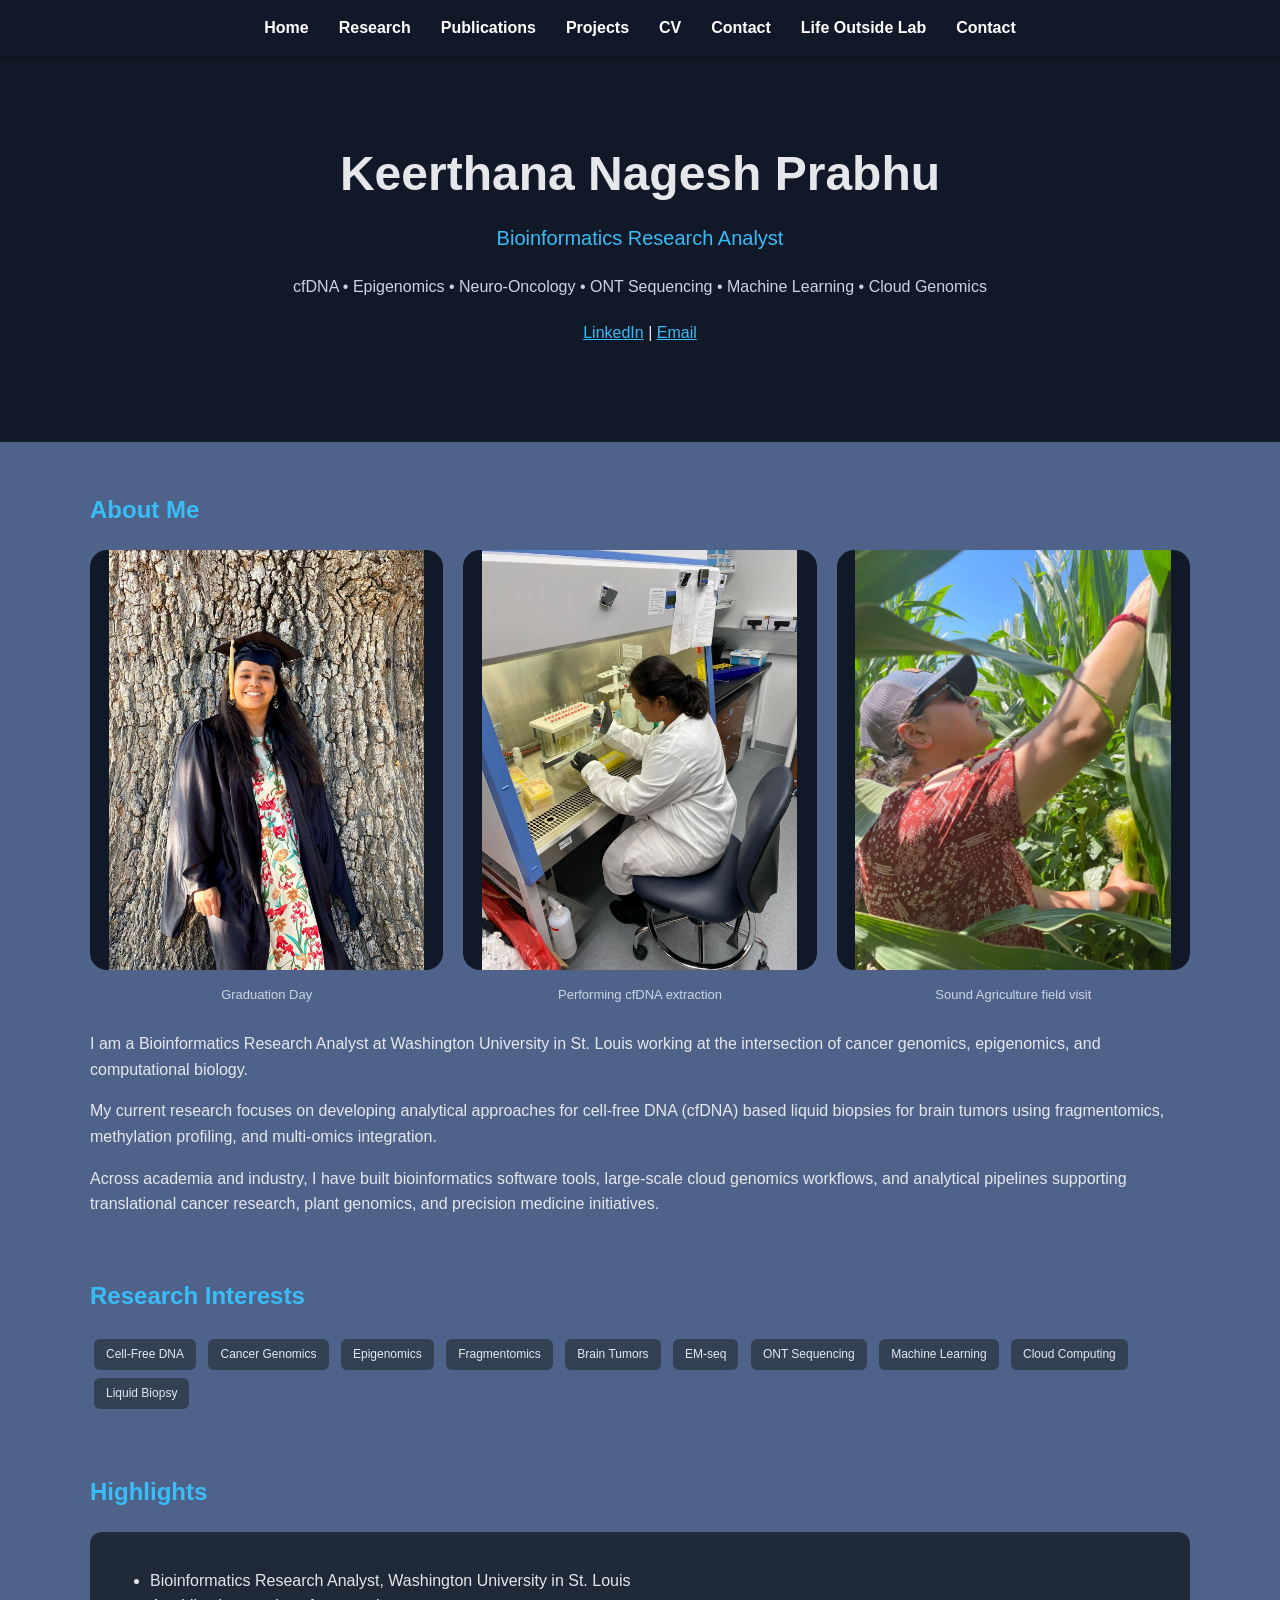
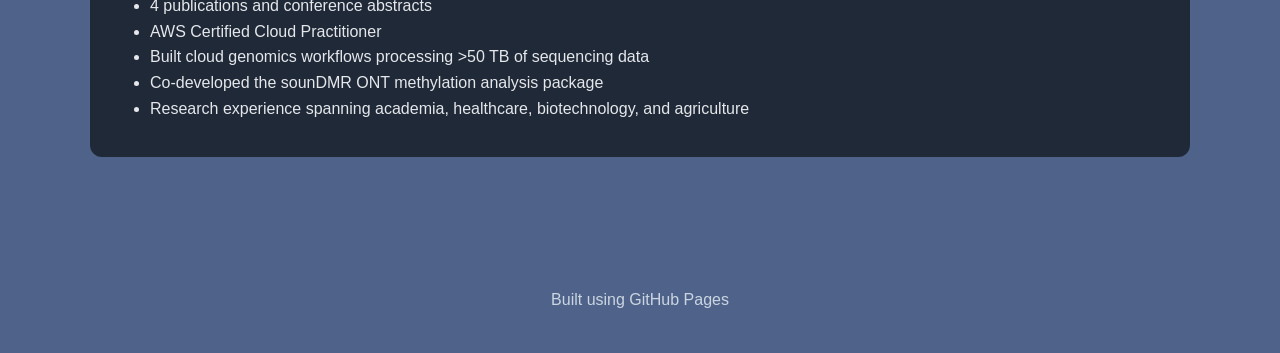
<file: index.html>
<!DOCTYPE html>
<html lang="en">

<head>
<meta charset="UTF-8">
<meta name="viewport" content="width=device-width, initial-scale=1.0">
<title>Keerthana Nagesh Prabhu | Bioinformatics</title>

<link rel="stylesheet" href="css/style.css">
</head>

<body>

<!-- ================= NAVIGATION ================= -->

<nav>
<ul>
<li><a href="index.html">Home</a></li>
<li><a href="research.html">Research</a></li>
<li><a href="publications.html">Publications</a></li>
<li><a href="projects.html">Projects</a></li>
<li><a href="cv.html">CV</a></li>
<li><a href="contact.html">Contact</a></li>
<li><a href="life.html">Life Outside Lab</a></li>
<li><a href="contact.html">Contact</a></li>
</ul>
</nav>

<!-- ================= HERO ================= -->

<header>

<h1>Keerthana Nagesh Prabhu</h1>

<div class="subtitle">
Bioinformatics Research Analyst
</div>

<div class="keywords">
cfDNA • Epigenomics • Neuro-Oncology • ONT Sequencing • Machine Learning • Cloud Genomics
</div>

<p style="margin-top:20px;">
<a href="https://www.linkedin.com/in/keerthananprabhu/" target="_blank">LinkedIn</a> |
<a href="mailto:keerthana03prabhu@gmail.com">Email</a>
</p>

</header>

<!-- ================= CONTENT ================= -->

<div class="container">

<!-- ===== ABOUT ===== -->

<div class="section">

<h2>About Me</h2>

<div class="photo-grid">

<figure>
<img src="images/grad.jpeg" alt="Graduation">
<figcaption>Graduation Day</figcaption>
</figure>

<figure>
<img src="images/lab.jpeg" alt="Lab Work">
<figcaption>Performing cfDNA extraction</figcaption>
</figure>

<figure>
<img src="images/research_sound.jpeg" alt="Field Visit">
<figcaption>Sound Agriculture field visit</figcaption>
</figure>

</div>

<p>
I am a Bioinformatics Research Analyst at Washington University in St. Louis working at the intersection of cancer genomics, epigenomics, and computational biology.
</p>

<p>
My current research focuses on developing analytical approaches for cell-free DNA (cfDNA) based liquid biopsies for brain tumors using fragmentomics, methylation profiling, and multi-omics integration.
</p>

<p>
Across academia and industry, I have built bioinformatics software tools, large-scale cloud genomics workflows, and analytical pipelines supporting translational cancer research, plant genomics, and precision medicine initiatives.
</p>

</div>

<!-- ===== RESEARCH INTERESTS ===== -->

<div class="section">

<h2>Research Interests</h2>

<span class="badge">Cell-Free DNA</span>
<span class="badge">Cancer Genomics</span>
<span class="badge">Epigenomics</span>
<span class="badge">Fragmentomics</span>
<span class="badge">Brain Tumors</span>
<span class="badge">EM-seq</span>
<span class="badge">ONT Sequencing</span>
<span class="badge">Machine Learning</span>
<span class="badge">Cloud Computing</span>
<span class="badge">Liquid Biopsy</span>

</div>

<!-- ===== HIGHLIGHTS ===== -->

<div class="section">

<h2>Highlights</h2>

<div class="card">

<ul>
<li>Bioinformatics Research Analyst, Washington University in St. Louis</li>
<li>4 publications and conference abstracts</li>
<li>AWS Certified Cloud Practitioner</li>
<li>Built cloud genomics workflows processing &gt;50 TB of sequencing data</li>
<li>Co-developed the sounDMR ONT methylation analysis package</li>
<li>Research experience spanning academia, healthcare, biotechnology, and agriculture</li>
</ul>

</div>

</div>

</div>

<footer>
Built using GitHub Pages
</footer>

</body>
</html>
</file>
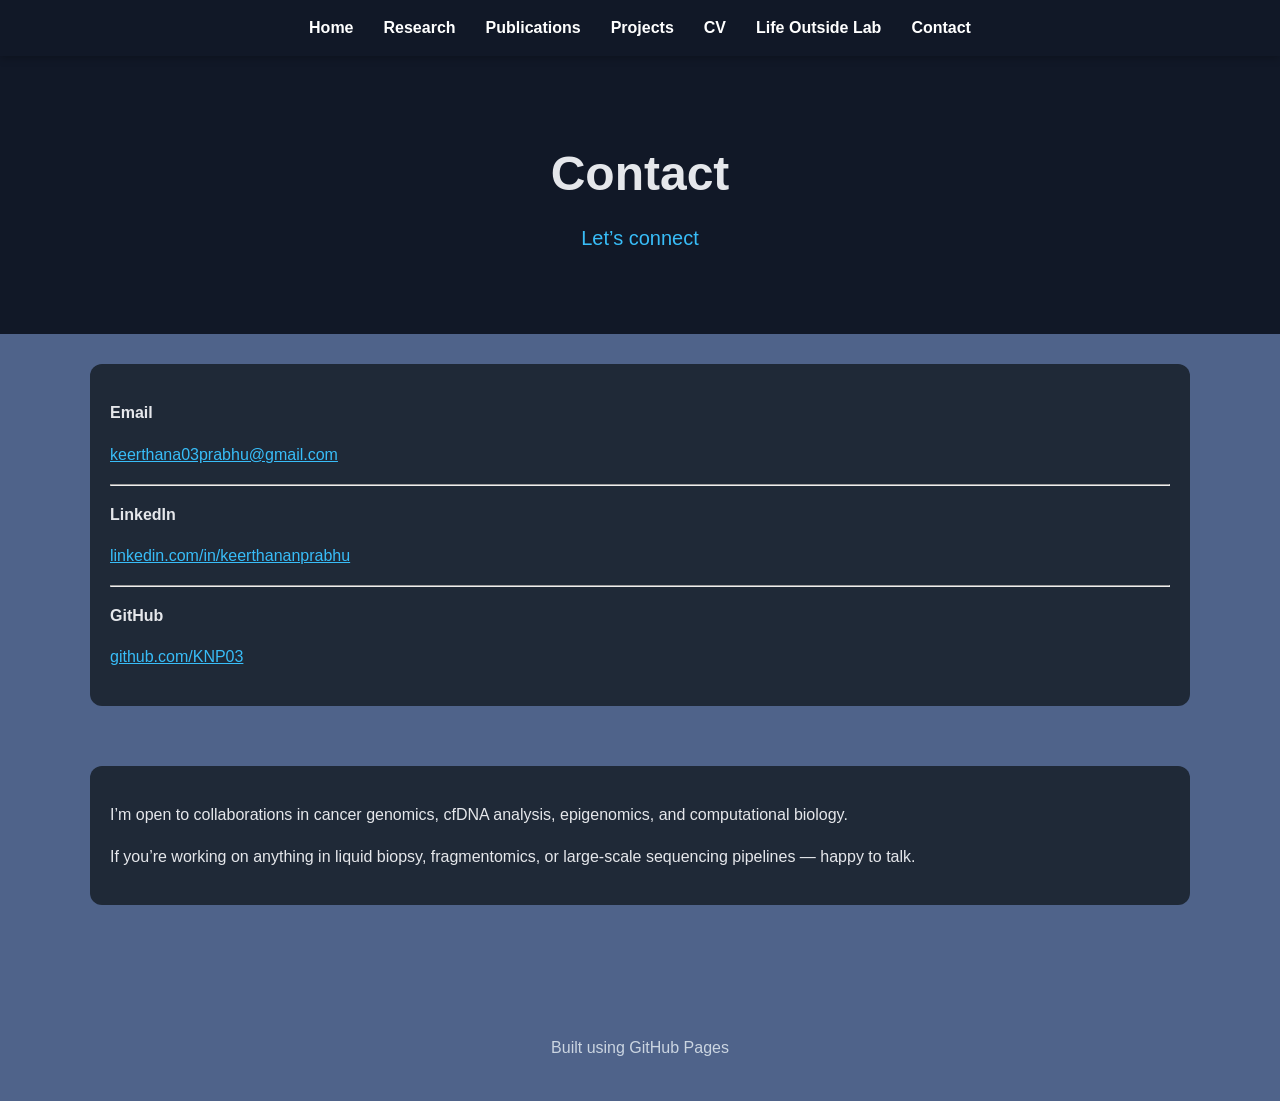
<file: contact.html>
<!DOCTYPE html>
<html lang="en">

<head>
<meta charset="UTF-8">
<meta name="viewport" content="width=device-width, initial-scale=1.0">
<title>Contact | Keerthana Nagesh Prabhu</title>

<link rel="stylesheet" href="css/style.css">
</head>

<body>

<!-- ================= NAVIGATION ================= -->

<nav>
<ul>
<li><a href="index.html">Home</a></li>
<li><a href="research.html">Research</a></li>
<li><a href="publications.html">Publications</a></li>
<li><a href="projects.html">Projects</a></li>
<li><a href="cv.html">CV</a></li>
<li><a href="life.html">Life Outside Lab</a></li>
<li><a href="contact.html">Contact</a></li>
</ul>
</nav>

<!-- ================= HEADER ================= -->

<header>

<h1>Contact</h1>

<div class="subtitle">
Let’s connect
</div>

</header>

<div class="container">

<!-- ================= CONTACT CARD ================= -->

<div class="section">

<div class="card">

<p><b>Email</b></p>
<p>
<a href="mailto:keerthana03prabhu@gmail.com">
keerthana03prabhu@gmail.com
</a>
</p>

<hr>

<p><b>LinkedIn</b></p>
<p>
<a href="https://www.linkedin.com/in/keerthananprabhu/" target="_blank">
linkedin.com/in/keerthananprabhu
</a>
</p>

<hr>

<p><b>GitHub</b></p>
<p>
<a href="https://github.com/KNP03" target="_blank">
github.com/KNP03
</a>
</p>

</div>

</div>

<!-- ================= OPTIONAL NOTE ================= -->

<div class="section">

<div class="card">

<p>
I’m open to collaborations in cancer genomics, cfDNA analysis, epigenomics, and computational biology.
</p>

<p>
If you’re working on anything in liquid biopsy, fragmentomics, or large-scale sequencing pipelines — happy to talk.
</p>

</div>

</div>

</div>

<footer>
Built using GitHub Pages
</footer>

</body>
</html>
</file>
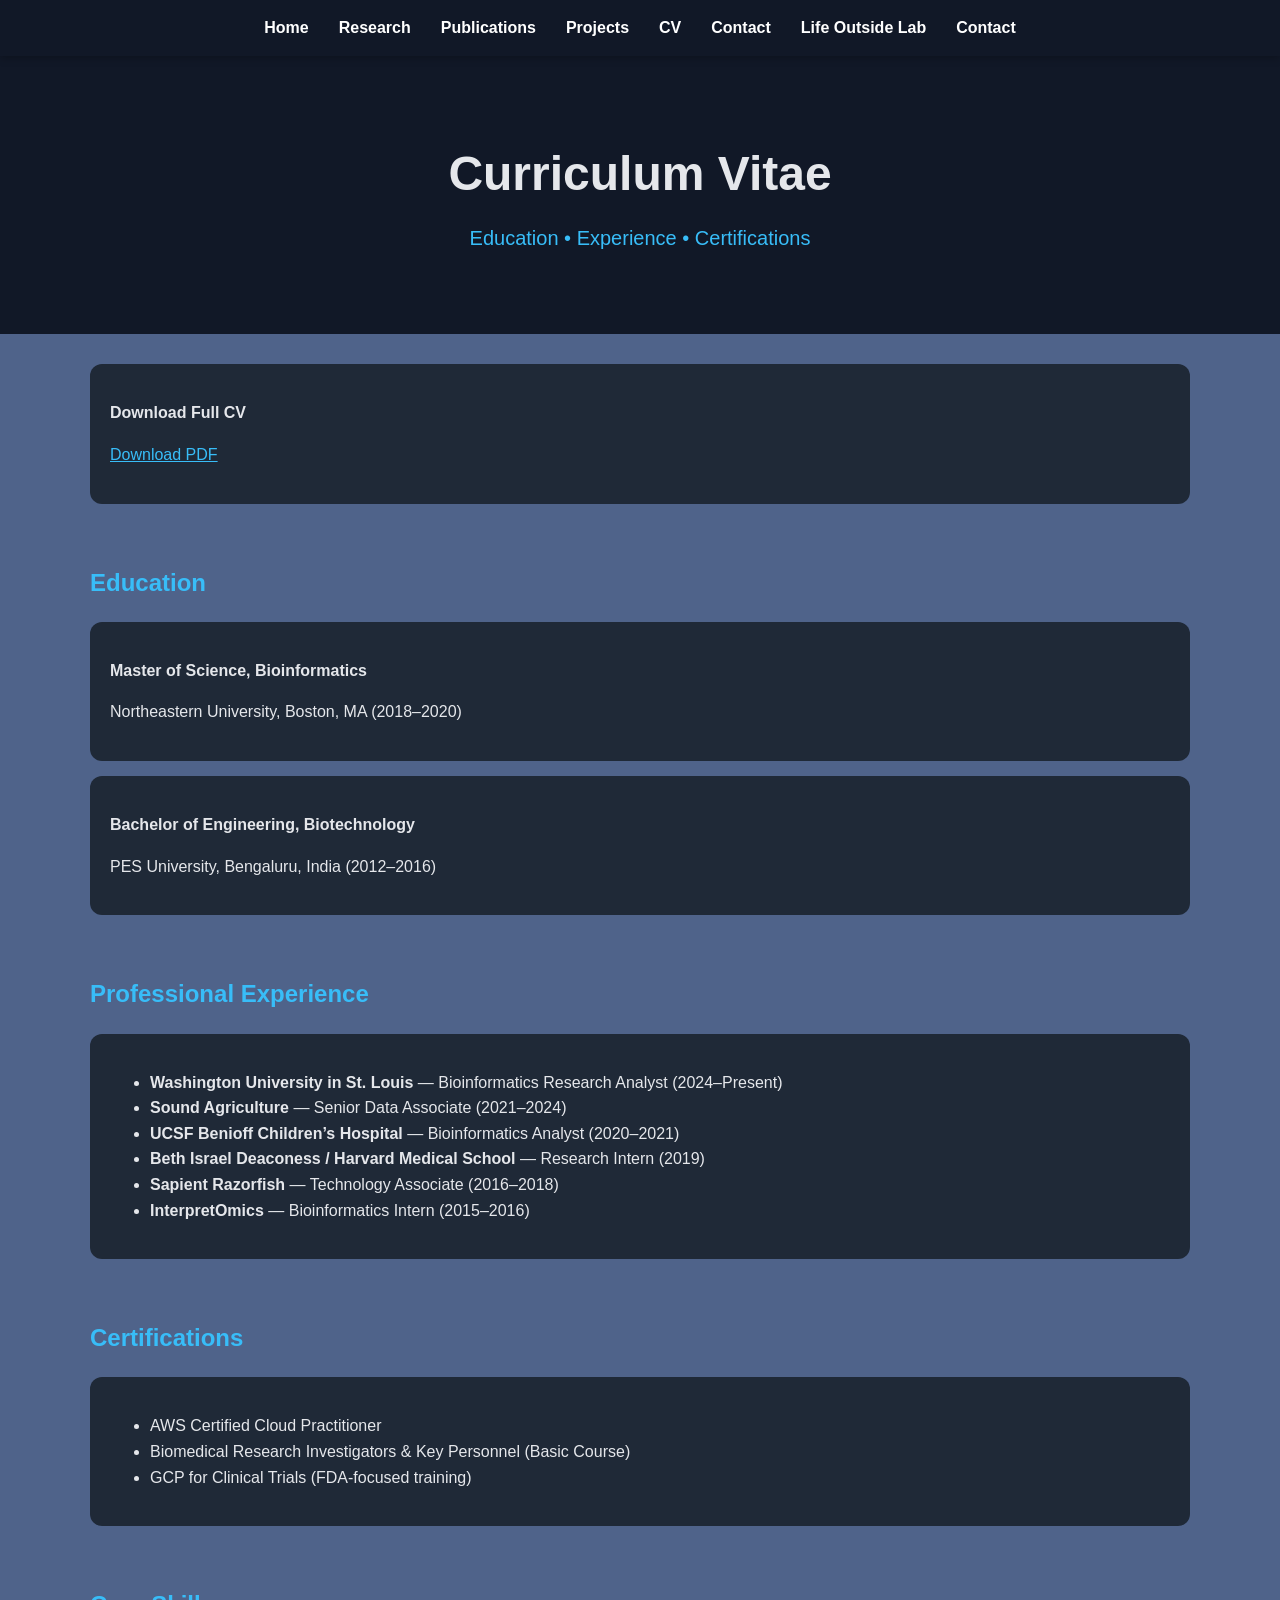
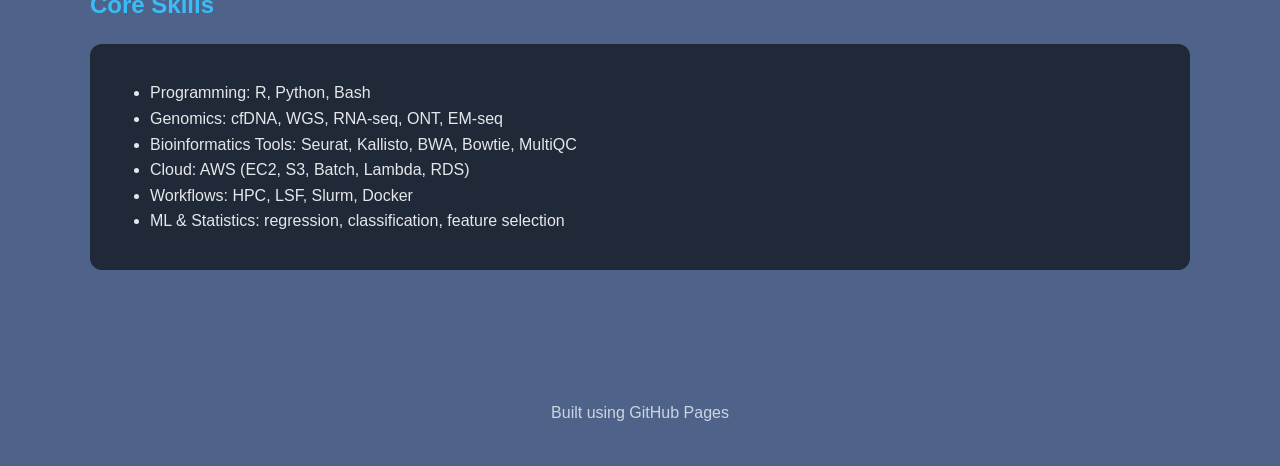
<file: cv.html>
<!DOCTYPE html>
<html lang="en">

<head>
<meta charset="UTF-8">
<meta name="viewport" content="width=device-width, initial-scale=1.0">
<title>CV | Keerthana Nagesh Prabhu</title>

<link rel="stylesheet" href="css/style.css">
</head>

<body>

<!-- ================= NAVIGATION ================= -->

<nav>
<ul>
<li><a href="index.html">Home</a></li>
<li><a href="research.html">Research</a></li>
<li><a href="publications.html">Publications</a></li>
<li><a href="projects.html">Projects</a></li>
<li><a href="cv.html">CV</a></li>
<li><a href="contact.html">Contact</a></li>
<li><a href="life.html">Life Outside Lab</a></li>
<li><a href="contact.html">Contact</a></li>
</ul>
</nav>

<!-- ================= HEADER ================= -->

<header>

<h1>Curriculum Vitae</h1>

<div class="subtitle">
Education • Experience • Certifications
</div>

</header>

<div class="container">

<!-- ================= DOWNLOAD ================= -->

<div class="section">

<div class="card">

<p>
<b>Download Full CV</b>
</p>

<p>
<a href="files/Keerthana_Prabhu_CV.pdf" target="_blank">
Download PDF
</a>
</p>

</div>

</div>

<!-- ================= EDUCATION ================= -->

<div class="section">

<h2>Education</h2>

<div class="card">

<p><b>Master of Science, Bioinformatics</b></p>
<p>Northeastern University, Boston, MA (2018–2020)</p>

</div>

<div class="card">

<p><b>Bachelor of Engineering, Biotechnology</b></p>
<p>PES University, Bengaluru, India (2012–2016)</p>

</div>

</div>

<!-- ================= EXPERIENCE SNAPSHOT ================= -->

<div class="section">

<h2>Professional Experience</h2>

<div class="card">

<ul>
<li><b>Washington University in St. Louis</b> — Bioinformatics Research Analyst (2024–Present)</li>
<li><b>Sound Agriculture</b> — Senior Data Associate (2021–2024)</li>
<li><b>UCSF Benioff Children’s Hospital</b> — Bioinformatics Analyst (2020–2021)</li>
<li><b>Beth Israel Deaconess / Harvard Medical School</b> — Research Intern (2019)</li>
<li><b>Sapient Razorfish</b> — Technology Associate (2016–2018)</li>
<li><b>InterpretOmics</b> — Bioinformatics Intern (2015–2016)</li>
</ul>

</div>

</div>

<!-- ================= CERTIFICATIONS ================= -->

<div class="section">

<h2>Certifications</h2>

<div class="card">

<ul>
<li>AWS Certified Cloud Practitioner</li>
<li>Biomedical Research Investigators & Key Personnel (Basic Course)</li>
<li>GCP for Clinical Trials (FDA-focused training)</li>
</ul>

</div>

</div>

<!-- ================= SKILLS SNAPSHOT ================= -->

<div class="section">

<h2>Core Skills</h2>

<div class="card">

<ul>
<li>Programming: R, Python, Bash</li>
<li>Genomics: cfDNA, WGS, RNA-seq, ONT, EM-seq</li>
<li>Bioinformatics Tools: Seurat, Kallisto, BWA, Bowtie, MultiQC</li>
<li>Cloud: AWS (EC2, S3, Batch, Lambda, RDS)</li>
<li>Workflows: HPC, LSF, Slurm, Docker</li>
<li>ML & Statistics: regression, classification, feature selection</li>
</ul>

</div>

</div>

</div>

<footer>
Built using GitHub Pages
</footer>

</body>
</html>
</file>
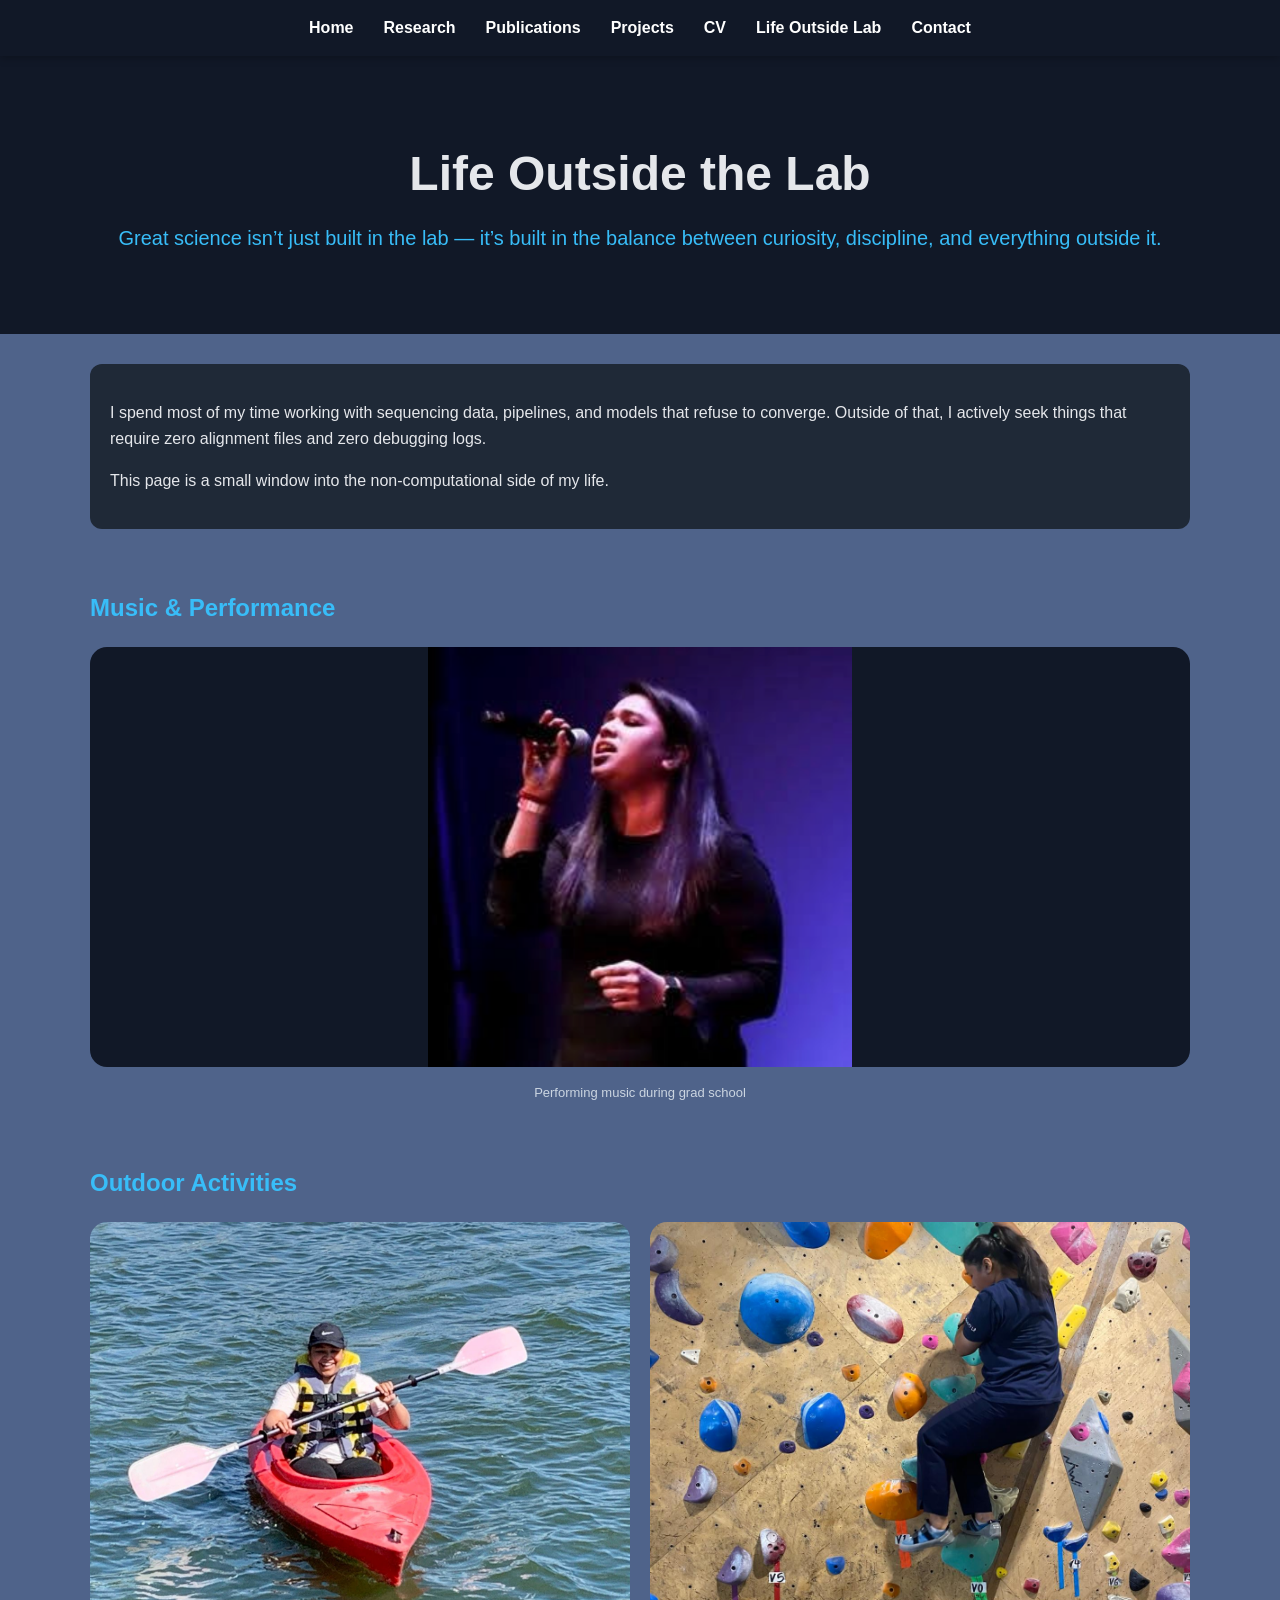
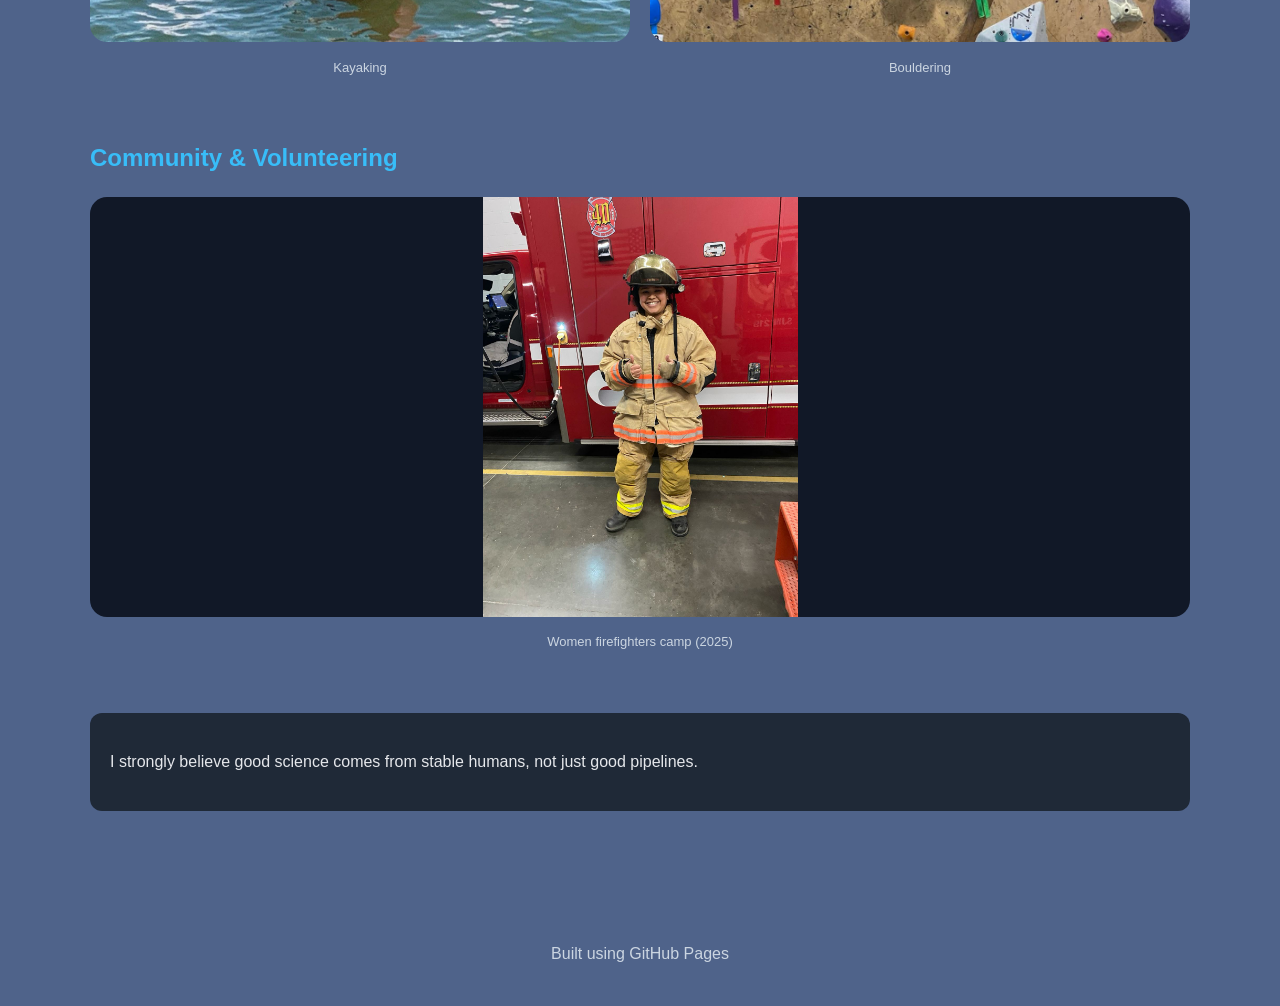
<file: life.html>
<!DOCTYPE html>
<html lang="en">

<head>
<meta charset="UTF-8">
<meta name="viewport" content="width=device-width, initial-scale=1.0">
<title>Life Outside the Lab | Keerthana Nagesh Prabhu</title>

<link rel="stylesheet" href="css/style.css">
</head>

<body>

<!-- ================= NAVIGATION ================= -->

<nav>
<ul>
<li><a href="index.html">Home</a></li>
<li><a href="research.html">Research</a></li>
<li><a href="publications.html">Publications</a></li>
<li><a href="projects.html">Projects</a></li>
<li><a href="cv.html">CV</a></li>
<li><a href="life.html">Life Outside Lab</a></li>
<li><a href="contact.html">Contact</a></li>
</ul>
</nav>

<!-- ================= HEADER ================= -->

<header>

<h1>Life Outside the Lab</h1>

<div class="subtitle">
    Great science isn’t just built in the lab — it’s built in the balance between curiosity, discipline, and everything outside it.
</div>

</header>

<div class="container">

<!-- ================= INTRO ================= -->

<div class="section">

<div class="card">

<p>
I spend most of my time working with sequencing data, pipelines, and models that refuse to converge. 
Outside of that, I actively seek things that require zero alignment files and zero debugging logs.
</p>

<p>
This page is a small window into the non-computational side of my life.
</p>

</div>

</div>

<!-- ================= GRID 1 ================= -->

<div class="section">

<h2>Music & Performance</h2>

<div class="photo-grid indimg">

<figure>
<img src="images/sing.jpeg" alt="Singing">
<figcaption>Performing music during grad school</figcaption>
</figure>

</div>

</div>

<!-- ================= GRID 2 ================= -->

<div class="section">

<h2>Outdoor Activities</h2>

<div class="photo-grid life-grid">

<figure>
<img src="images/kayak2.jpeg" alt="Kayaking">
<figcaption>Kayaking</figcaption>
</figure>

<figure>
<img src="images/climb.jpeg" alt="Bouldering">
<figcaption>Bouldering</figcaption>
</figure>

</div>

</div>

<!-- ================= GRID 3 ================= -->

<div class="section">

<h2>Community & Volunteering</h2>

<div class="photo-grid indimg">

<figure>
<img src="images/firefightng.jpeg" alt="Firefighting camp">
<figcaption>Women firefighters camp (2025)</figcaption>
</figure>

</div>

</div>

<!-- ================= FOOTNOTE ================= -->

<div class="section">

<div class="card">

<p>
I strongly believe good science comes from stable humans, not just good pipelines.
</p>

</div>

</div>

</div>

<footer>
Built using GitHub Pages
</footer>

</body>
</html>
</file>
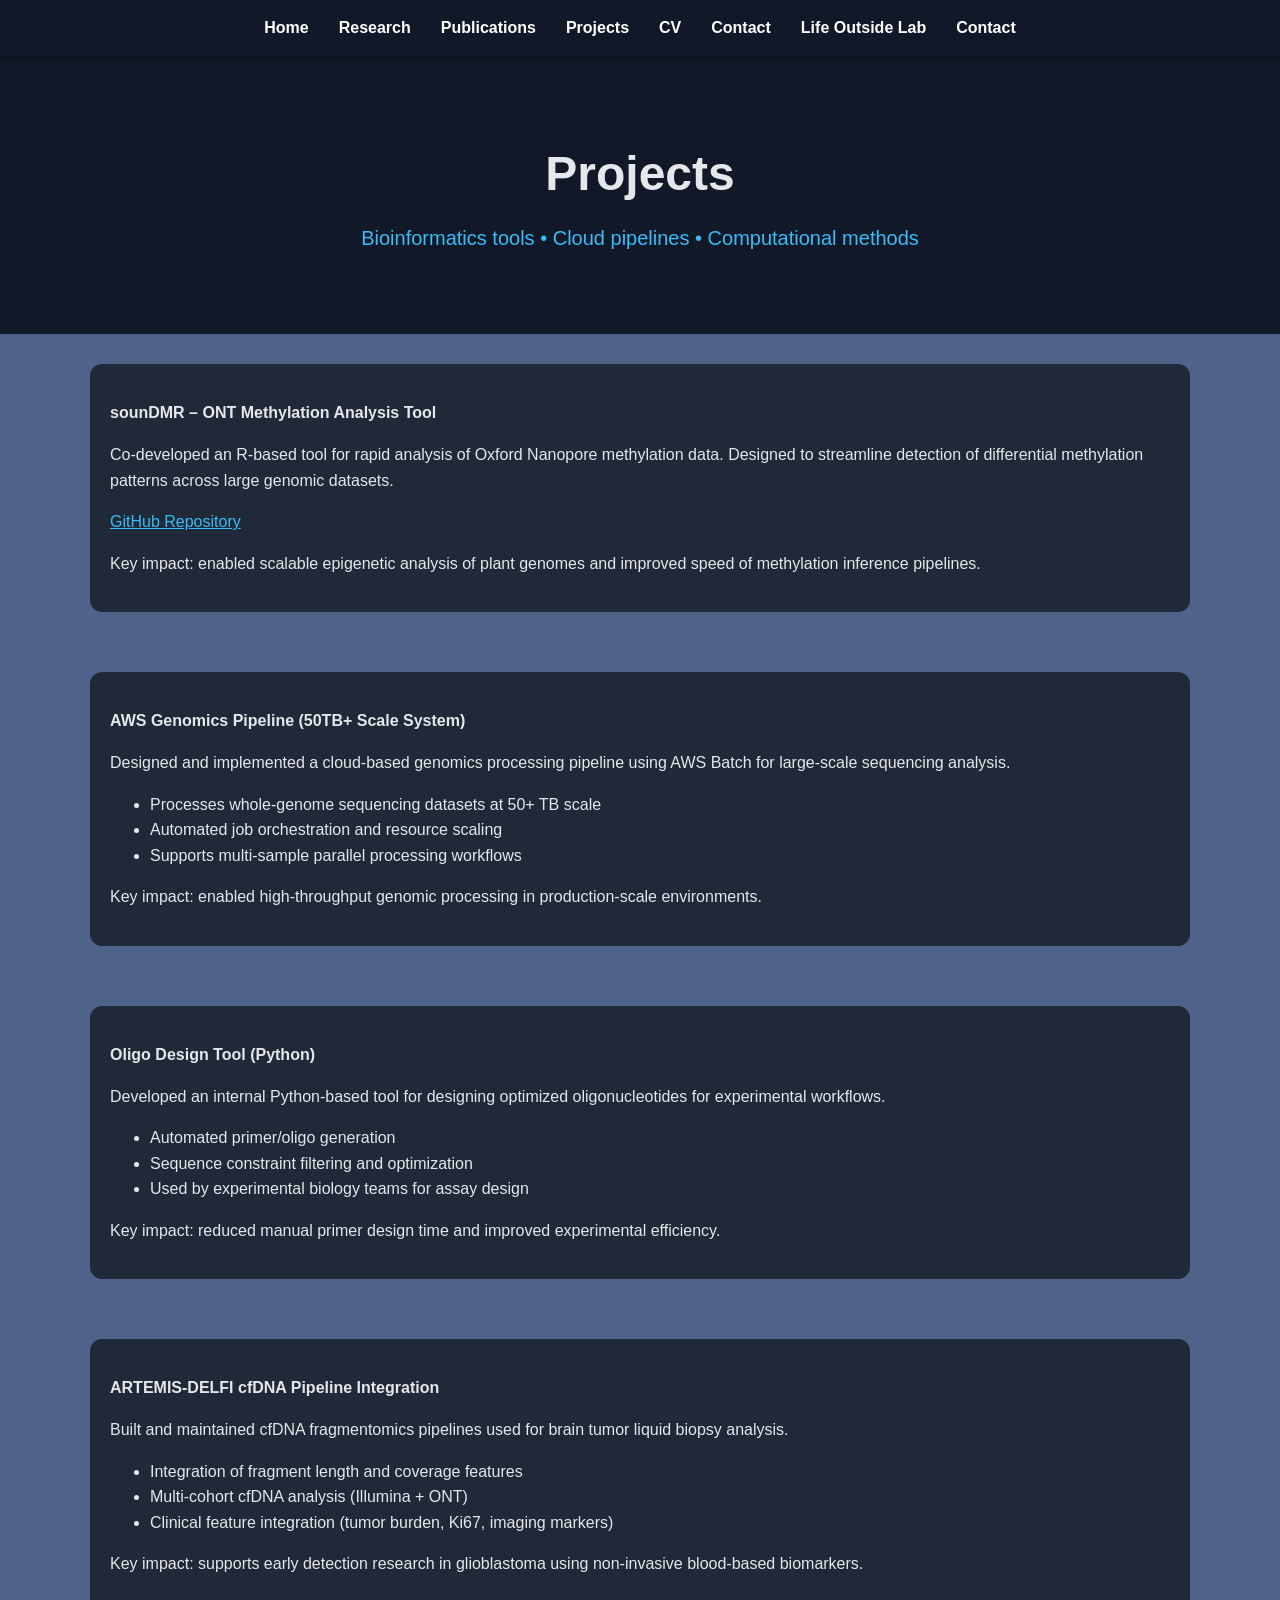
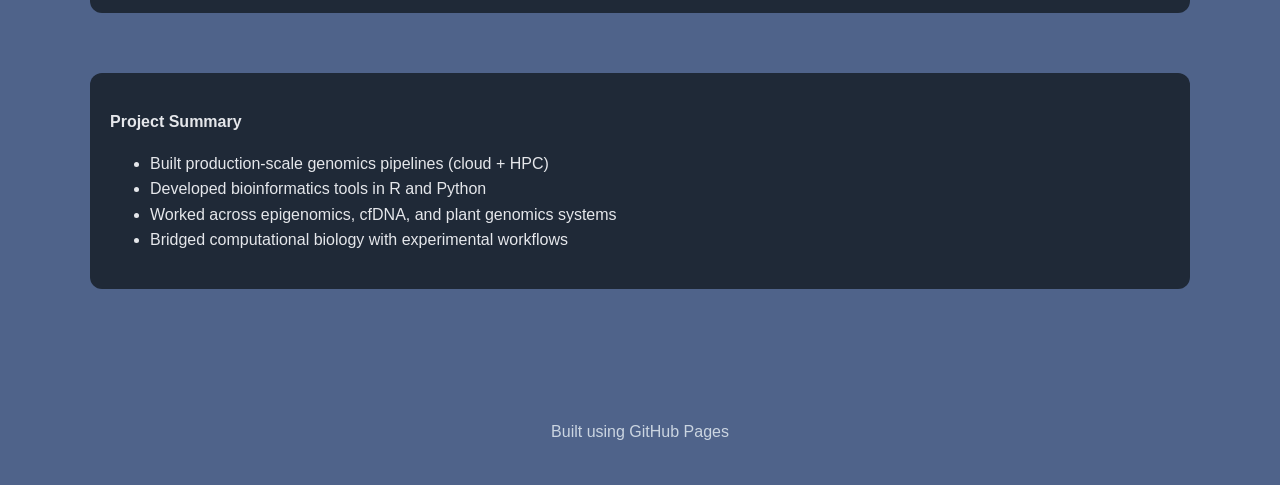
<file: projects.html>
<!DOCTYPE html>
<html lang="en">

<head>
<meta charset="UTF-8">
<meta name="viewport" content="width=device-width, initial-scale=1.0">
<title>Projects | Keerthana Nagesh Prabhu</title>

<link rel="stylesheet" href="css/style.css">
</head>

<body>

<!-- ================= NAVIGATION ================= -->

<nav>
<ul>
<li><a href="index.html">Home</a></li>
<li><a href="research.html">Research</a></li>
<li><a href="publications.html">Publications</a></li>
<li><a href="projects.html">Projects</a></li>
<li><a href="cv.html">CV</a></li>
<li><a href="contact.html">Contact</a></li>
<li><a href="life.html">Life Outside Lab</a></li>
<li><a href="contact.html">Contact</a></li>
</ul>
</nav>

<!-- ================= HEADER ================= -->

<header>

<h1>Projects</h1>

<div class="subtitle">
Bioinformatics tools • Cloud pipelines • Computational methods
</div>

</header>

<div class="container">

<!-- ================= PROJECT 1 ================= -->

<div class="section">

<div class="card">

<p><b>sounDMR – ONT Methylation Analysis Tool</b></p>

<p>
Co-developed an R-based tool for rapid analysis of Oxford Nanopore methylation data.
Designed to streamline detection of differential methylation patterns across large genomic datasets.
</p>

<p>
<a href="https://github.com/SoundAg/sounDMR" target="_blank">
GitHub Repository
</a>
</p>

<p>
Key impact: enabled scalable epigenetic analysis of plant genomes and improved speed of methylation inference pipelines.
</p>

</div>

</div>

<!-- ================= PROJECT 2 ================= -->

<div class="section">

<div class="card">

<p><b>AWS Genomics Pipeline (50TB+ Scale System)</b></p>

<p>
Designed and implemented a cloud-based genomics processing pipeline using AWS Batch for large-scale sequencing analysis.
</p>

<ul>
<li>Processes whole-genome sequencing datasets at 50+ TB scale</li>
<li>Automated job orchestration and resource scaling</li>
<li>Supports multi-sample parallel processing workflows</li>
</ul>

<p>
Key impact: enabled high-throughput genomic processing in production-scale environments.
</p>

</div>

</div>

<!-- ================= PROJECT 3 ================= -->

<div class="section">

<div class="card">

<p><b>Oligo Design Tool (Python)</b></p>

<p>
Developed an internal Python-based tool for designing optimized oligonucleotides for experimental workflows.
</p>

<ul>
<li>Automated primer/oligo generation</li>
<li>Sequence constraint filtering and optimization</li>
<li>Used by experimental biology teams for assay design</li>
</ul>

<p>
Key impact: reduced manual primer design time and improved experimental efficiency.
</p>

</div>

</div>

<!-- ================= PROJECT 4 ================= -->

<div class="section">

<div class="card">

<p><b>ARTEMIS-DELFI cfDNA Pipeline Integration</b></p>

<p>
Built and maintained cfDNA fragmentomics pipelines used for brain tumor liquid biopsy analysis.
</p>

<ul>
<li>Integration of fragment length and coverage features</li>
<li>Multi-cohort cfDNA analysis (Illumina + ONT)</li>
<li>Clinical feature integration (tumor burden, Ki67, imaging markers)</li>
</ul>

<p>
Key impact: supports early detection research in glioblastoma using non-invasive blood-based biomarkers.
</p>

</div>

</div>

<!-- ================= SUMMARY ================= -->

<div class="section">

<div class="card">

<p><b>Project Summary</b></p>

<ul>
<li>Built production-scale genomics pipelines (cloud + HPC)</li>
<li>Developed bioinformatics tools in R and Python</li>
<li>Worked across epigenomics, cfDNA, and plant genomics systems</li>
<li>Bridged computational biology with experimental workflows</li>
</ul>

</div>

</div>

</div>

<footer>
Built using GitHub Pages
</footer>

</body>
</html>
</file>
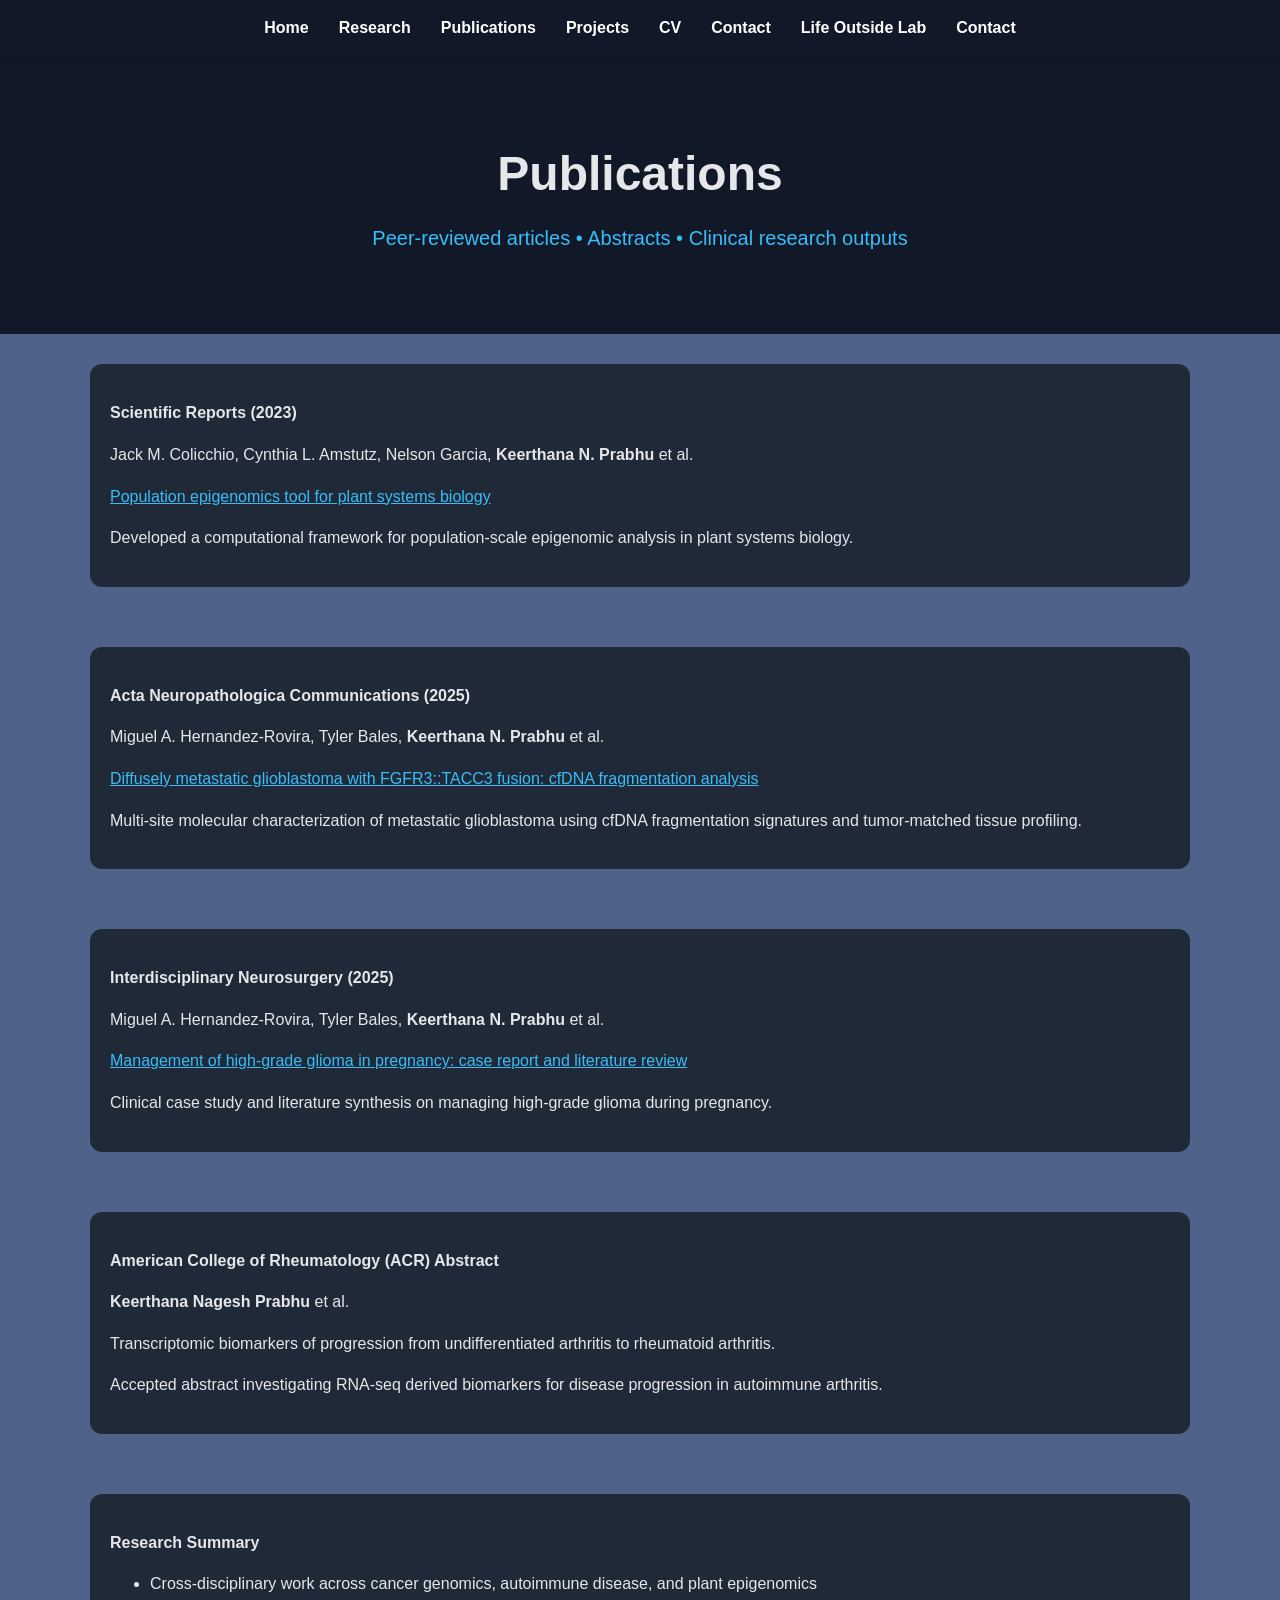
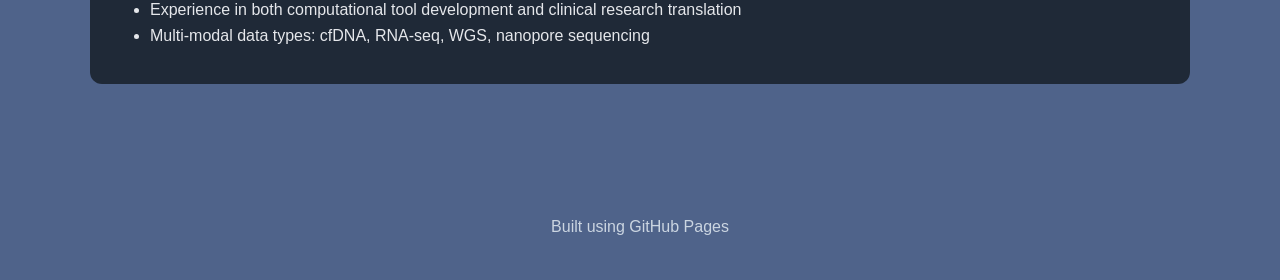
<file: publications.html>
<!DOCTYPE html>
<html lang="en">

<head>
<meta charset="UTF-8">
<meta name="viewport" content="width=device-width, initial-scale=1.0">
<title>Publications | Keerthana Nagesh Prabhu</title>

<link rel="stylesheet" href="css/style.css">
</head>

<body>

<!-- ================= NAVIGATION ================= -->

<nav>
<ul>
<li><a href="index.html">Home</a></li>
<li><a href="research.html">Research</a></li>
<li><a href="publications.html">Publications</a></li>
<li><a href="projects.html">Projects</a></li>
<li><a href="cv.html">CV</a></li>
<li><a href="contact.html">Contact</a></li>
<li><a href="life.html">Life Outside Lab</a></li>
<li><a href="contact.html">Contact</a></li>
</ul>
</nav>

<!-- ================= HEADER ================= -->

<header>

<h1>Publications</h1>

<div class="subtitle">
Peer-reviewed articles • Abstracts • Clinical research outputs
</div>

</header>

<div class="container">

<!-- ================= PUBLICATION 1 ================= -->

<div class="section">

<div class="card">

<p>
<b>Scientific Reports (2023)</b>
</p>

<p>
Jack M. Colicchio, Cynthia L. Amstutz, Nelson Garcia, <b>Keerthana N. Prabhu</b> et al.
</p>

<p>
<a href="https://www.nature.com/articles/s41598-023-38356-7" target="_blank">
Population epigenomics tool for plant systems biology
</a>
</p>

<p>
Developed a computational framework for population-scale epigenomic analysis in plant systems biology.
</p>

</div>

</div>

<!-- ================= PUBLICATION 2 ================= -->

<div class="section">

<div class="card">

<p>
<b>Acta Neuropathologica Communications (2025)</b>
</p>

<p>
Miguel A. Hernandez-Rovira, Tyler Bales, <b>Keerthana N. Prabhu</b> et al.
</p>

<p>
<a href="https://pubmed.ncbi.nlm.nih.gov/41185057/" target="_blank">
Diffusely metastatic glioblastoma with FGFR3::TACC3 fusion: cfDNA fragmentation analysis
</a>
</p>

<p>
Multi-site molecular characterization of metastatic glioblastoma using cfDNA fragmentation signatures and tumor-matched tissue profiling.
</p>

</div>

</div>

<!-- ================= PUBLICATION 3 ================= -->

<div class="section">

<div class="card">

<p>
<b>Interdisciplinary Neurosurgery (2025)</b>
</p>

<p>
Miguel A. Hernandez-Rovira, Tyler Bales, <b>Keerthana N. Prabhu</b> et al.
</p>

<p>
<a href="https://www.sciencedirect.com/science/article/pii/S2214751925001574" target="_blank">
Management of high-grade glioma in pregnancy: case report and literature review
</a>
</p>

<p>
Clinical case study and literature synthesis on managing high-grade glioma during pregnancy.
</p>

</div>

</div>

<!-- ================= ABSTRACT ================= -->

<div class="section">

<div class="card">

<p>
<b>American College of Rheumatology (ACR) Abstract</b>
</p>

<p>
<b>Keerthana Nagesh Prabhu</b> et al.
</p>

<p>
Transcriptomic biomarkers of progression from undifferentiated arthritis to rheumatoid arthritis.
</p>

<p>
Accepted abstract investigating RNA-seq derived biomarkers for disease progression in autoimmune arthritis.
</p>

</div>

</div>

<!-- ================= IMPACT NOTE ================= -->

<div class="section">

<div class="card">

<p>
<b>Research Summary</b>
</p>

<ul>
<li>Cross-disciplinary work across cancer genomics, autoimmune disease, and plant epigenomics</li>
<li>Experience in both computational tool development and clinical research translation</li>
<li>Multi-modal data types: cfDNA, RNA-seq, WGS, nanopore sequencing</li>
</ul>

</div>

</div>

</div>

<footer>
Built using GitHub Pages
</footer>

</body>
</html>
</file>
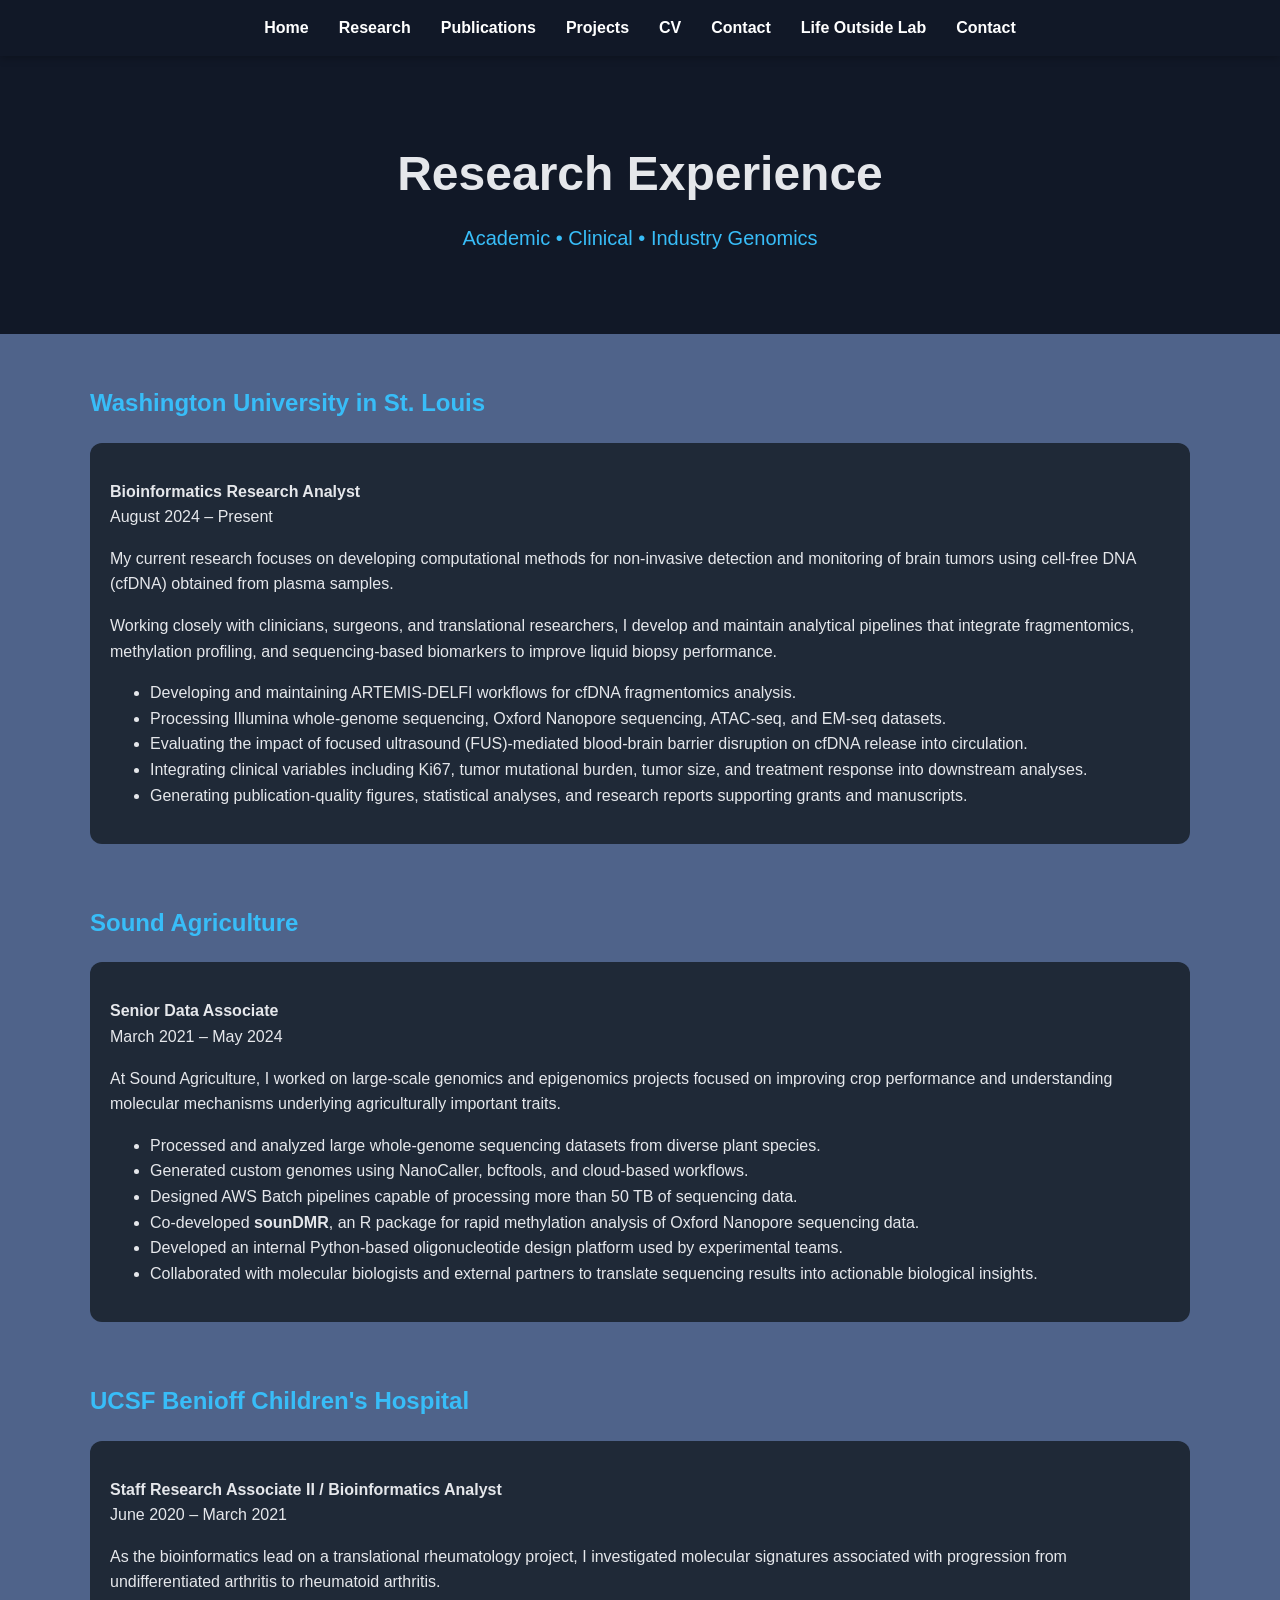
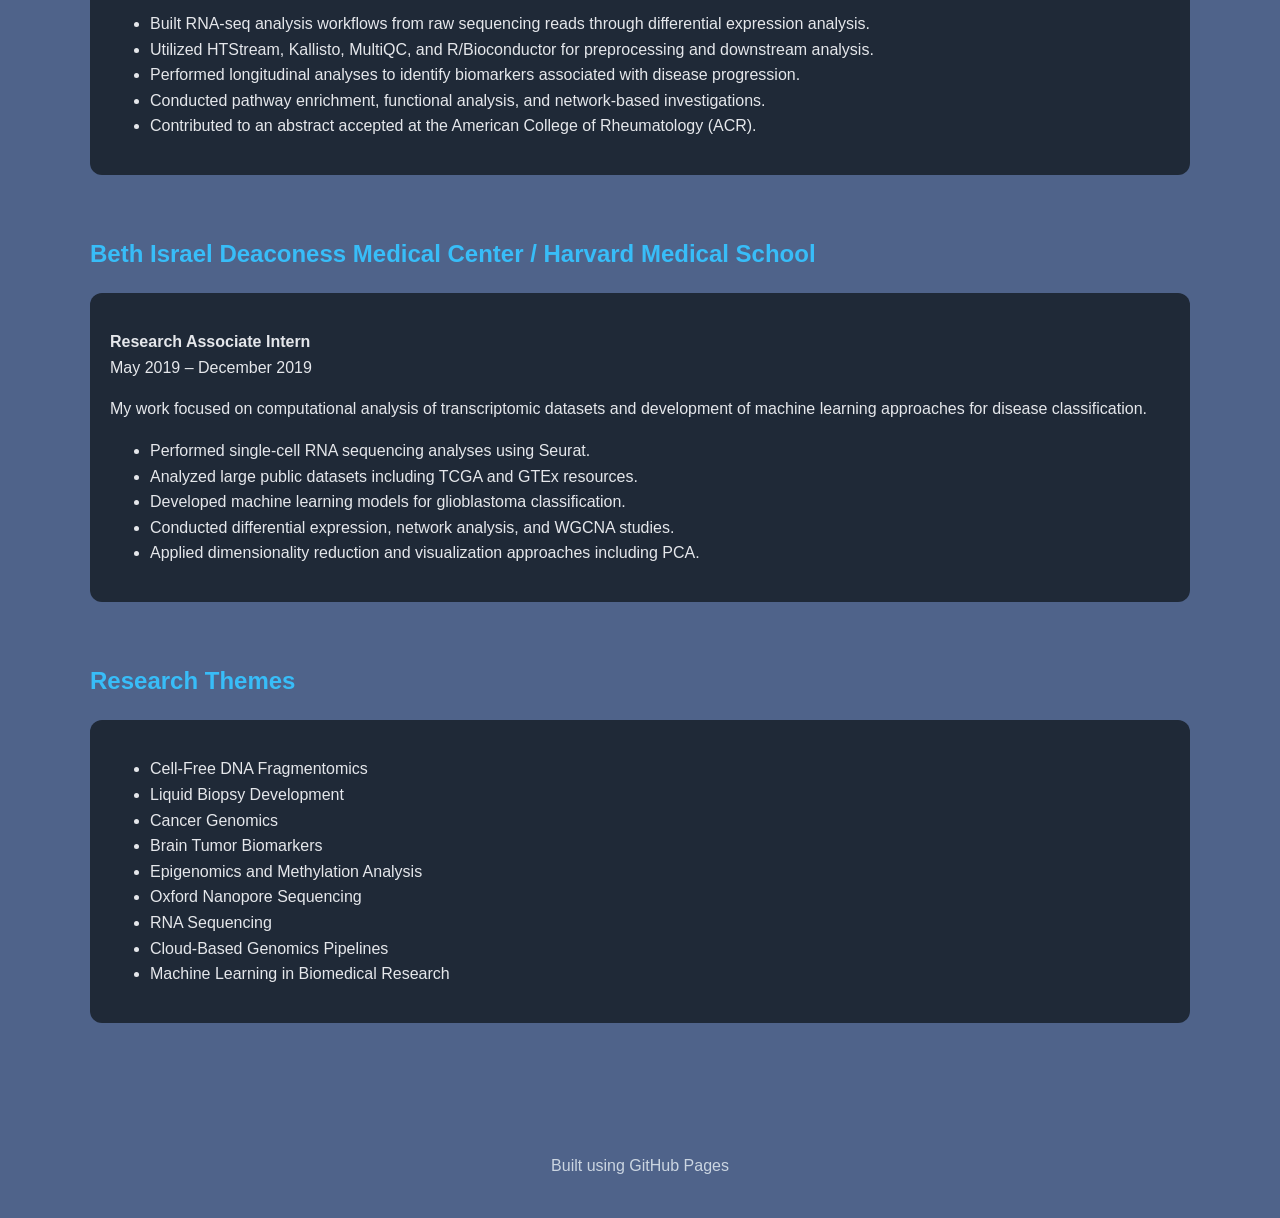
<file: research.html>
<!DOCTYPE html>
<html lang="en">

<head>
<meta charset="UTF-8">
<meta name="viewport" content="width=device-width, initial-scale=1.0">
<title>Research | Keerthana Nagesh Prabhu</title>

<link rel="stylesheet" href="css/style.css">
</head>

<body>

<!-- ================= NAVIGATION ================= -->

<nav>
<ul>
<li><a href="index.html">Home</a></li>
<li><a href="research.html">Research</a></li>
<li><a href="publications.html">Publications</a></li>
<li><a href="projects.html">Projects</a></li>
<li><a href="cv.html">CV</a></li>
<li><a href="contact.html">Contact</a></li>
<li><a href="life.html">Life Outside Lab</a></li>
<li><a href="contact.html">Contact</a></li>
</ul>
</nav>

<!-- ================= HEADER ================= -->

<header>

<h1>Research Experience</h1>

<div class="subtitle">
Academic • Clinical • Industry Genomics
</div>

</header>

<div class="container">

<!-- ===================================================== -->
<!-- WASHU -->
<!-- ===================================================== -->

<div class="section">

<h2>Washington University in St. Louis</h2>

<div class="card">

<p>
<b>Bioinformatics Research Analyst</b><br>
August 2024 – Present
</p>

<p>
My current research focuses on developing computational methods for non-invasive detection and monitoring of brain tumors using cell-free DNA (cfDNA) obtained from plasma samples.
</p>

<p>
Working closely with clinicians, surgeons, and translational researchers, I develop and maintain analytical pipelines that integrate fragmentomics, methylation profiling, and sequencing-based biomarkers to improve liquid biopsy performance.
</p>

<ul>

<li>Developing and maintaining ARTEMIS-DELFI workflows for cfDNA fragmentomics analysis.</li>

<li>Processing Illumina whole-genome sequencing, Oxford Nanopore sequencing, ATAC-seq, and EM-seq datasets.</li>

<li>Evaluating the impact of focused ultrasound (FUS)-mediated blood-brain barrier disruption on cfDNA release into circulation.</li>

<li>Integrating clinical variables including Ki67, tumor mutational burden, tumor size, and treatment response into downstream analyses.</li>

<li>Generating publication-quality figures, statistical analyses, and research reports supporting grants and manuscripts.</li>

</ul>

</div>

</div>

<!-- ===================================================== -->
<!-- SOUND -->
<!-- ===================================================== -->

<div class="section">

<h2>Sound Agriculture</h2>

<div class="card">

<p>
<b>Senior Data Associate</b><br>
March 2021 – May 2024
</p>

<p>
At Sound Agriculture, I worked on large-scale genomics and epigenomics projects focused on improving crop performance and understanding molecular mechanisms underlying agriculturally important traits.
</p>

<ul>

<li>Processed and analyzed large whole-genome sequencing datasets from diverse plant species.</li>

<li>Generated custom genomes using NanoCaller, bcftools, and cloud-based workflows.</li>

<li>Designed AWS Batch pipelines capable of processing more than 50 TB of sequencing data.</li>

<li>Co-developed <b>sounDMR</b>, an R package for rapid methylation analysis of Oxford Nanopore sequencing data.</li>

<li>Developed an internal Python-based oligonucleotide design platform used by experimental teams.</li>

<li>Collaborated with molecular biologists and external partners to translate sequencing results into actionable biological insights.</li>

</ul>

</div>

</div>

<!-- ===================================================== -->
<!-- UCSF -->
<!-- ===================================================== -->

<div class="section">

<h2>UCSF Benioff Children's Hospital</h2>

<div class="card">

<p>
<b>Staff Research Associate II / Bioinformatics Analyst</b><br>
June 2020 – March 2021
</p>

<p>
As the bioinformatics lead on a translational rheumatology project, I investigated molecular signatures associated with progression from undifferentiated arthritis to rheumatoid arthritis.
</p>

<ul>

<li>Built RNA-seq analysis workflows from raw sequencing reads through differential expression analysis.</li>

<li>Utilized HTStream, Kallisto, MultiQC, and R/Bioconductor for preprocessing and downstream analysis.</li>

<li>Performed longitudinal analyses to identify biomarkers associated with disease progression.</li>

<li>Conducted pathway enrichment, functional analysis, and network-based investigations.</li>

<li>Contributed to an abstract accepted at the American College of Rheumatology (ACR).</li>

</ul>

</div>

</div>

<!-- ===================================================== -->
<!-- HARVARD -->
<!-- ===================================================== -->

<div class="section">

<h2>Beth Israel Deaconess Medical Center / Harvard Medical School</h2>

<div class="card">

<p>
<b>Research Associate Intern</b><br>
May 2019 – December 2019
</p>

<p>
My work focused on computational analysis of transcriptomic datasets and development of machine learning approaches for disease classification.
</p>

<ul>

<li>Performed single-cell RNA sequencing analyses using Seurat.</li>

<li>Analyzed large public datasets including TCGA and GTEx resources.</li>

<li>Developed machine learning models for glioblastoma classification.</li>

<li>Conducted differential expression, network analysis, and WGCNA studies.</li>

<li>Applied dimensionality reduction and visualization approaches including PCA.</li>

</ul>

</div>

</div>

<!-- ===================================================== -->
<!-- RESEARCH THEMES -->
<!-- ===================================================== -->

<div class="section">

<h2>Research Themes</h2>

<div class="card">

<ul>

<li>Cell-Free DNA Fragmentomics</li>

<li>Liquid Biopsy Development</li>

<li>Cancer Genomics</li>

<li>Brain Tumor Biomarkers</li>

<li>Epigenomics and Methylation Analysis</li>

<li>Oxford Nanopore Sequencing</li>

<li>RNA Sequencing</li>

<li>Cloud-Based Genomics Pipelines</li>

<li>Machine Learning in Biomedical Research</li>

</ul>

</div>

</div>

</div>

<footer>
Built using GitHub Pages
</footer>

</body>
</html>
</file>
<file: css/style.css>
body {
    margin: 0;
    font-family: Arial, sans-serif;
    background: #4f638a;
    color: #e5e7eb;
    line-height: 1.6;
    }
    
    nav {
    position: sticky;
    top: 0;
    background: #111827;
    z-index: 1000;
    box-shadow: 0 2px 8px rgba(0,0,0,.25);
    }
    
    nav ul {
    list-style: none;
    margin: 0;
    padding: 15px;
    display: flex;
    justify-content: center;
    gap: 30px;
    }
    
    nav a {
    color: white;
    text-decoration: none;
    font-weight: bold;
    }
    
    nav a:hover {
    color: #38bdf8;
    }
    
    header {
    padding: 80px 20px;
    text-align: center;
    background: #111827;
    }
    
    h1 {
    margin: 0;
    font-size: 48px;
    }
    
    .subtitle {
    margin-top: 10px;
    font-size: 20px;
    color: #38bdf8;
    }
    
    .keywords {
    max-width: 900px;
    margin: 20px auto;
    color: #cbd5e1;
    }
    
    .container {
    max-width: 1100px;
    margin: auto;
    padding: 30px;
    }
    
    .section {
    margin-bottom: 60px;
    }
    
    h2 {
    color: #38bdf8;
    }
    
    .card {
    background: #1f2937;
    border-radius: 12px;
    padding: 20px;
    margin-bottom: 15px;
    }
    
    .badge {
    display: inline-block;
    background: #334155;
    padding: 6px 12px;
    border-radius: 6px;
    margin: 4px;
    font-size: 12px;
    }
    
    .photo-grid {
    display: grid;
    grid-template-columns: repeat(auto-fit,minmax(250px,1fr));
    gap: 20px;
    margin-bottom: 25px;
    }
    
    .photo-grid figure {
    margin: 0;
    }
    
    .photo-grid img {
        width: 100%;
        height: auto;
        max-height: 420px;
        object-fit: contain;
        border-radius: 17px;
        background: #111827;
        transition: transform 0.2s ease;
    }

    
    .photo-grid img:hover {
    transform: scale(1.03);
    }
    
    .photo-grid figcaption {
    text-align: center;
    margin-top: 8px;
    font-size: 13px;
    color: #cbd5e1;
    }
    
    a {
    color: #38bdf8;
    }
    
    footer {
    text-align: center;
    padding: 40px;
    color: #cbd5e1;
    }
    
    .life-grid img {
        width: 100%;
        height: 520px;
        object-fit: cover;
        object-position: center;
        border-radius: 17px;
        transition: transform 0.2s ease;
    }

    .volunteer-grid img {
        width: 100%;
        height: 280px;
        object-fit: cover;
        object-position: center;
        border-radius: 17px;
    }
</file>
